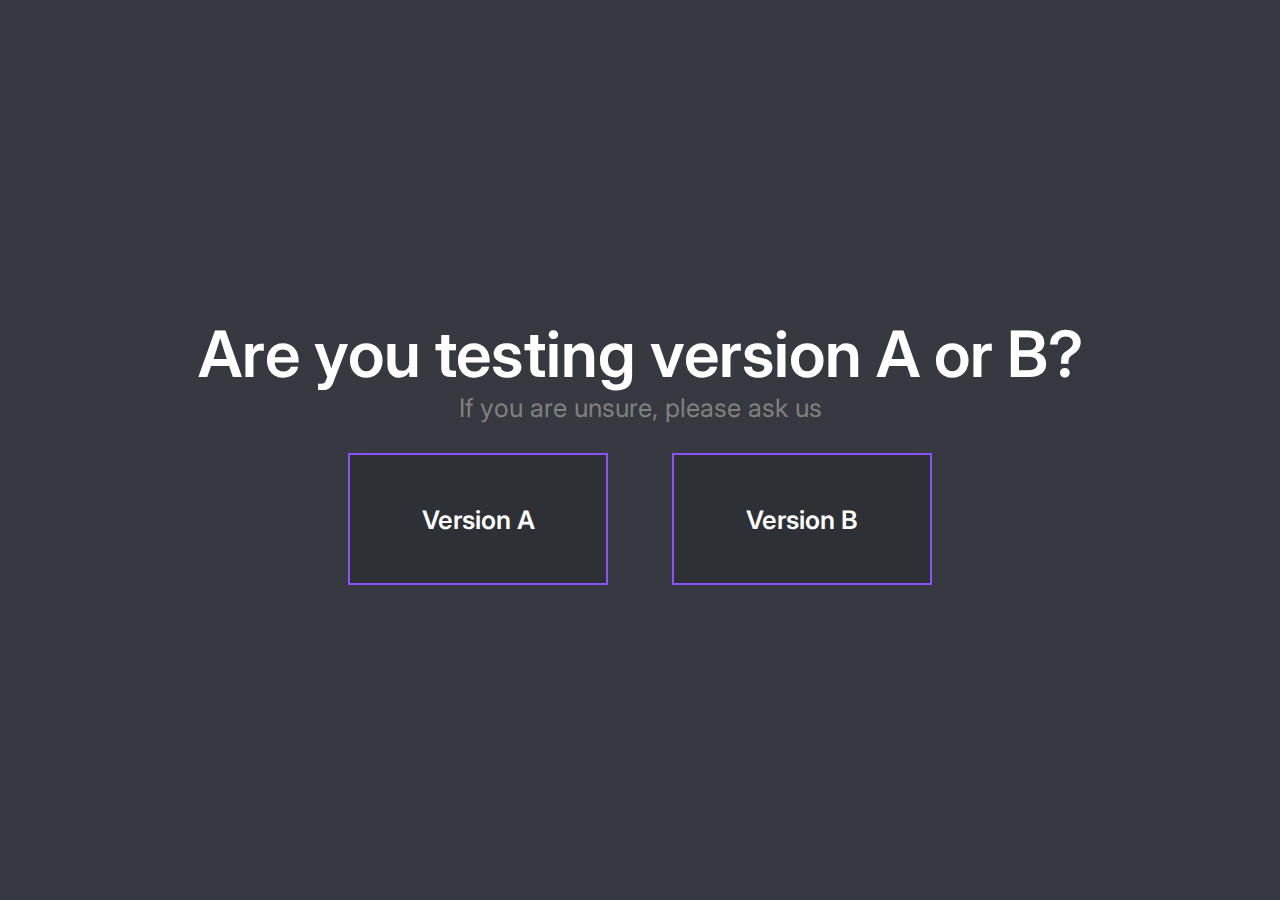
<file: index.html>
<!DOCTYPE html>
<html lang="en" dir="ltr" version="1.0.1">
	<head>
		<script src="https://code.jquery.com/jquery-3.6.1.js" integrity="sha256-3zlB5s2uwoUzrXK3BT7AX3FyvojsraNFxCc2vC/7pNI=" crossorigin="anonymous"></script>

		<link rel="preconnect" href="https://fonts.googleapis.com">
		<link rel="preconnect" href="https://fonts.gstatic.com" crossorigin>
		<link href="https://fonts.googleapis.com/css2?family=Inter&display=swap" rel="stylesheet">

		<link rel="stylesheet" href="./css/landing.css">
	</head>

	<body>
		<div class="container">
			<div class="title">Are you testing version A or B?</div>
			<div class="subtitle">If you are unsure, please ask us</div>
			<div class="button-container">
				<a class="version-button" href="/IDP-Website/match_page_a.html" style="margin-right: 10%;">Version A</a>
				<a class="version-button" href="/IDP-Website/match_page_b.html">Version B</a>
			</div>
		</div>
	</body>
</html>
</file>
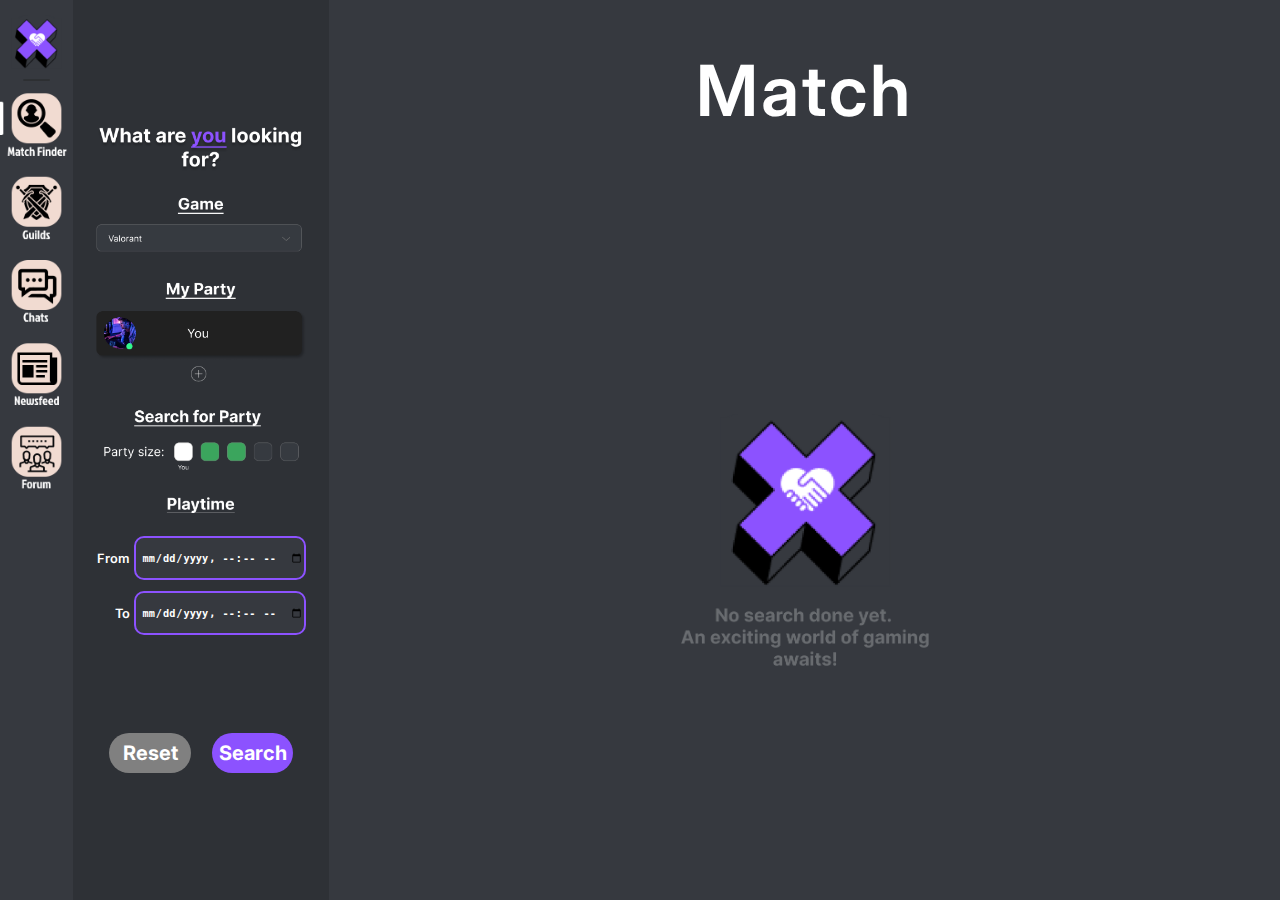
<file: match_page_a.html>
<!DOCTYPE html>
<html lang="en" dir="ltr">
	<head>
		<script src="https://code.jquery.com/jquery-3.6.1.js" integrity="sha256-3zlB5s2uwoUzrXK3BT7AX3FyvojsraNFxCc2vC/7pNI=" crossorigin="anonymous"></script>

		<link rel="preconnect" href="https://fonts.googleapis.com">
		<link rel="preconnect" href="https://fonts.gstatic.com" crossorigin>
		<link href="https://fonts.googleapis.com/css2?family=Inter&display=swap" rel="stylesheet">

		<link rel="stylesheet" href="./css/match_page.css">

		<script src="./js/datetime-select.js"></script>
	</head>

	<body>
		<div class="container">
			<img class="navbar" src="img/navbar.png">
			<div class="search-container">
				<img class="search-img" src="img/unknown.png">
				<div class="datetime-picker-container" style="margin-top: 25px;">
					From&nbsp;&nbsp;<input id="date_picker_from" type="datetime-local">
				</div>
				<div class="datetime-picker-container" style="margin-top: 15px;">
					To&nbsp;&nbsp;<input id="date_picker_to" type="datetime-local">
				</div>
				<div class="button-container">
					<div class="reset-btn">Reset</div>
					<a class="search-btn" href="/IDP-Website/success.html">Search</a>
				</div>
			</div>
			<div class="match-container">
				<div class="match">Match</div>
				<div class="match-result"><img src="img/no-search.png"></div>
			</div>
		</div>
	</body>
</html>
</file>
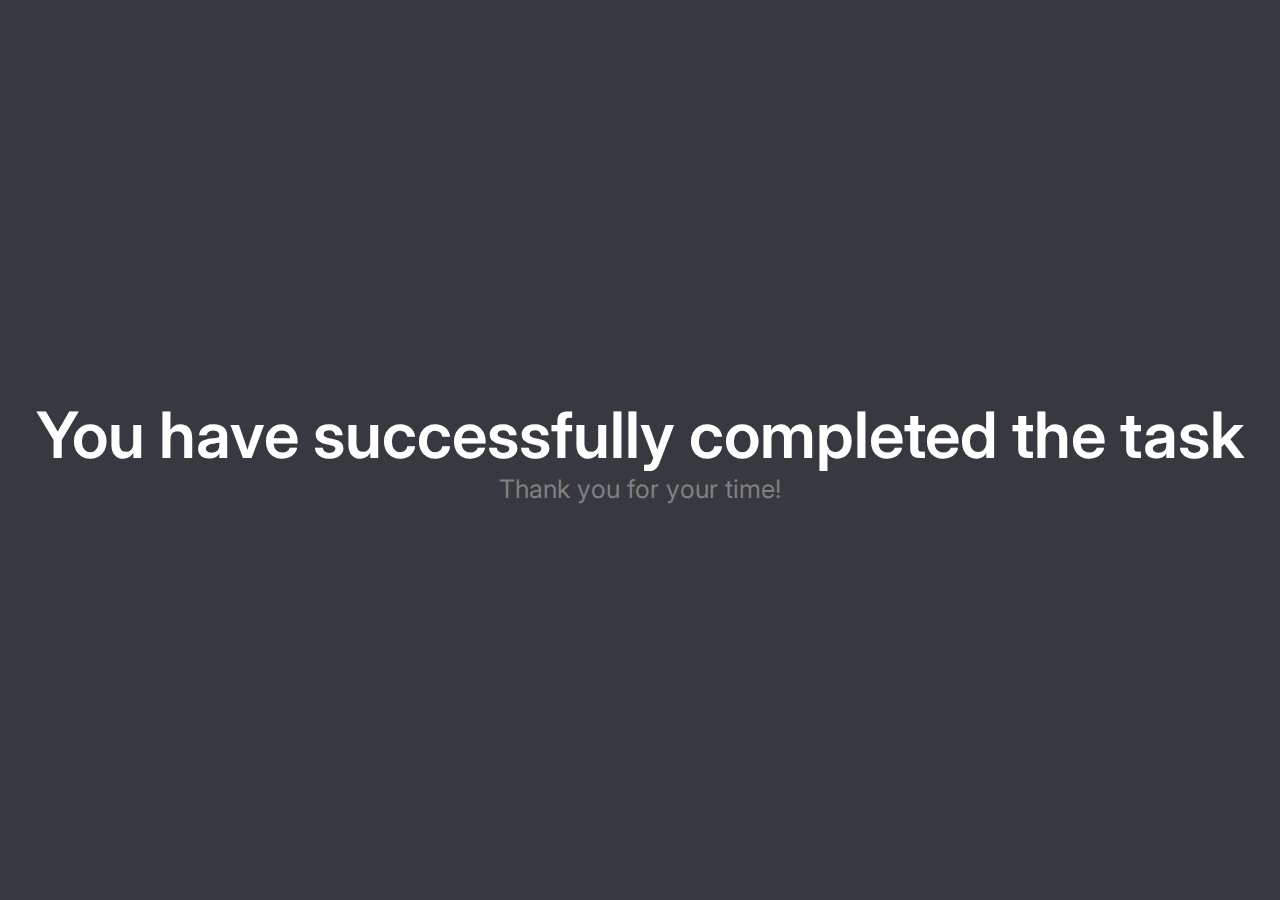
<file: success.html>
<!DOCTYPE html>
<html lang="en" dir="ltr">
	<head>
		<script src="https://code.jquery.com/jquery-3.6.1.js" integrity="sha256-3zlB5s2uwoUzrXK3BT7AX3FyvojsraNFxCc2vC/7pNI=" crossorigin="anonymous"></script>

		<link rel="preconnect" href="https://fonts.googleapis.com">
		<link rel="preconnect" href="https://fonts.gstatic.com" crossorigin>
		<link href="https://fonts.googleapis.com/css2?family=Inter&display=swap" rel="stylesheet">

		<link rel="stylesheet" href="./css/landing.css">
	</head>

	<body>
		<div class="container">
			<div class="title">You have successfully completed the task</div>
			<div class="subtitle">Thank you for your time!</div>
		</div>
	</body>
</html>
</file>
<file: css/landing.css>
body {
	min-height: 100vh;
	min-width: 100vw;
	margin: 0;

	background-color: #36393F;

	font-family: 'Inter', sans-serif;
}

.container {
	min-width: 100vw;
	min-height: 100vh;

	display: flex;
	flex-direction: column;

	text-align: center;
	justify-content: center;
	align-items: center;
}

.title {
	font-size: 5vw;
	font-weight: 600;
	color: white;
}

.subtitle {
	font-size: 2vw;
	font-weight: 400;
	color: #808080;
}

.button-container {
	margin-top: 30px;
	width: 50%;

	display: flex;

	text-align: center;
	justify-content: center;
	align-items: center;
}

.version-button {
	font-size: 2vw;
	font-weight: 600;

	display: flex;
	justify-content: center;
	align-items: center;

	background-color: #2D3035;

	border: 2px solid #8C52FF;

	height: 10vw;
	width: 40%;

	color: white;
	text-decoration: none;

	transition: 1s ease;
}

.version-button:hover {
	font-size: 2.1vw;
	background-color: #212121;
}

.version-button:visited {
}
</file>
<file: css/match_page.css>
body {
	min-height: 100vh;
	min-width: 100vw;
	margin: 0;

	background-color: #36393F;

	font-family: 'Inter', sans-serif;
}

.container {
	min-width: 100vw;
	min-height: 100vh;
	width: 100vw;
	height: 100vh;

	display: flex;

	text-align: center;
	align-items: center;
}

.navbar {
	height: 100%;
}

.search-container {
	display: flex;
	justify-content: center;
	align-items: center;

	flex-direction: column;

	width: 20%;
	height: 100%;

	background-color: #2E3136;
}

.search-img {
	width: 100%;
}

.datetime-picker-container {
	display: flex;
	justify-content: right;
	align-items: center;

	width: 80%;

	font-size: 1vw;
	font-weight: 600;

	color: white;
}

.datetime-picker-container input {
	font-size: 0.8vw;
	font-weight: 600;
	color: white;

	border-radius: 8px;
	padding-left: 5px;

	height: 40px;
	background-color: #36393F;
	outline: 2px solid #8C52FF;
	border: none;
}

.button-container {
	display: flex;
	justify-content: center;
	align-items: center;

	width: 80%;

	margin-top: 100px;
}

.search-btn {
	display: flex;
	justify-content: center;
	align-items: center;

	width: 40%;
	height: 40px;

	background: #8C52FF;
	border-radius: 20px;

	font-weight: 700;
	font-size: 20px;
	line-height: 24px;

	display: flex;
	align-items: center;
	text-align: right;

	color: #FFFFFF;

	text-decoration: none;

	transition: 1s ease;
}

.search-btn:hover {
	cursor: pointer;
	background: white;

	outline: 2px solid #8C52FF;
	color: #8C52FF;
}

.reset-btn {
	display: flex;
	justify-content: center;
	align-items: center;

	width: 40%;
	height: 40px;

	background: #808080;
	border-radius: 20px;

	margin-right: 10%;

	font-weight: 700;
	font-size: 20px;
	line-height: 24px;

	display: flex;
	align-items: center;
	text-align: right;

	color: #FFFFFF;
}

.slider-container {
	display: flex;
	justify-content: right;
	align-items: center;

	flex-direction: column;

	width: 80%;

	font-size: 1vw;
	font-weight: 600;

	color: white;
}

#slider-range {
	width: 100%;
}

.ui-slider-range { background: #8C52FF; }
.ui-slider { background: white; }
.ui-widget-content .ui-state-default { background: #8C52FF; }

.match-container {
	display: flex;
	flex-grow: 1;

	height: 100%;

	flex-direction: column;
}

.match {
	display: flex;
	justify-content: center;
	align-items: center;
	height: 20%;

	font-size: 5.5vw;
	font-weight: 600;
	letter-spacing: .2rem;

	color: white;
}

.match-result {
	display: flex;
	justify-content: center;
	align-items: center;
	height: 80%;

	font-size: 1.5vw;
	font-weight: 500;

	color: #808080;
}

.match-result img {
	height: 35%;
}
</file>
